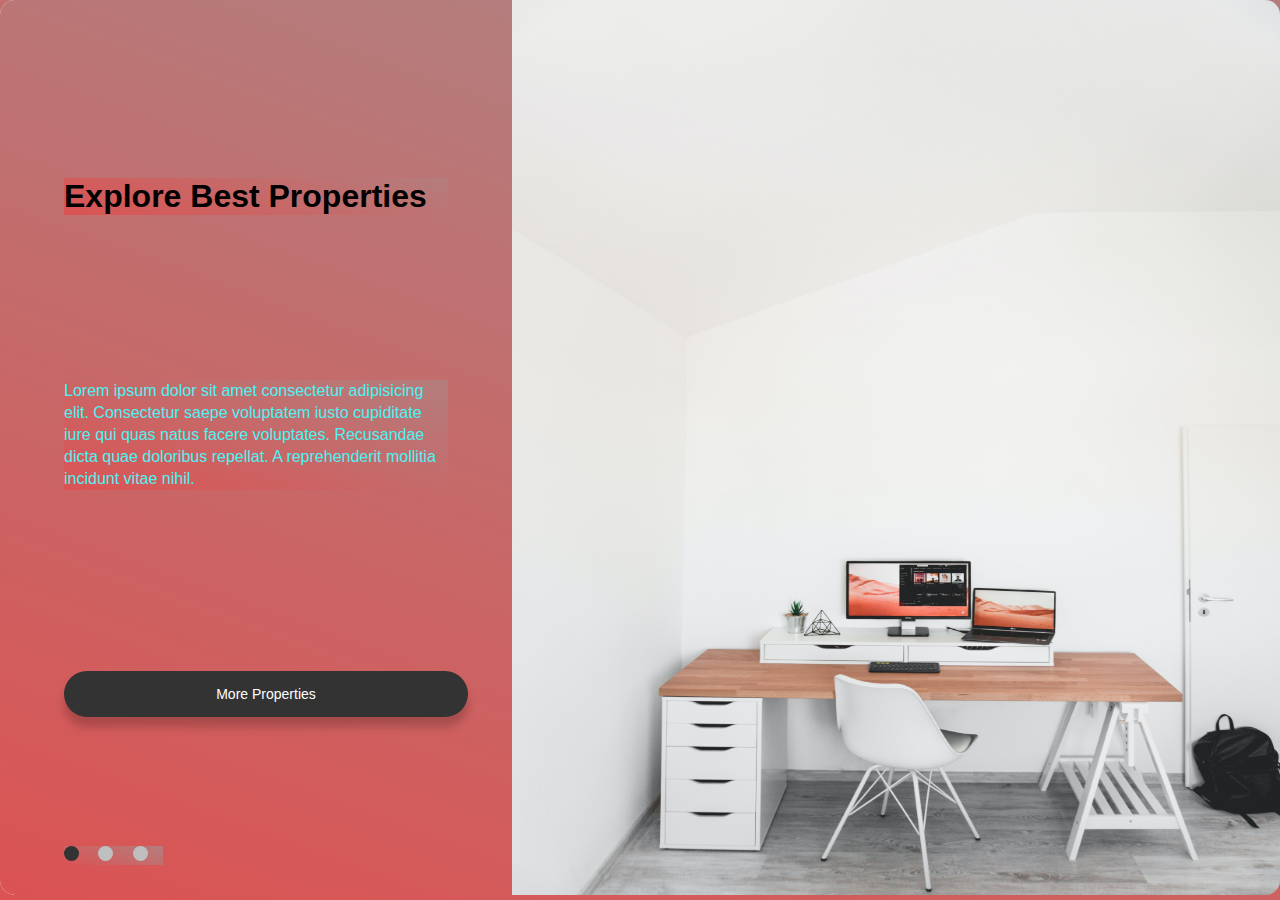
<file: Animated-Images-Website/index.html>
<html lang="en">
  <head>
    <meta charset="UTF-8" />
    <meta http-equiv="X-UA-Compatible" content="IE=edge" />
    <meta name="viewport" content="width=device-width, initial-scale=1.0" />
    <title>Animated Images</title>
    <link rel="stylesheet" href="style.css" />
  </head>
  <body>
    <div class="container">
      <div class="row">
        <div class="col-1">
          <h1>Explore Best Properties</h1>
          <p>
            Lorem ipsum dolor sit amet consectetur adipisicing elit. Consectetur
            saepe voluptatem iusto cupiditate iure qui quas natus facere
            voluptates. Recusandae dicta quae doloribus repellat. A
            reprehenderit mollitia incidunt vitae nihil.
          </p>
          <button>More Properties</button>

          <ul>
            <li class="btn active"></li>
            <li class="btn"></li>
            <li class="btn"></li>
          </ul>
        </div>

        <div class="col-2">
          <img src="images/0.jpg" id="banner" />
        </div>
      </div>
    </div>

    <script src="script.js"></script>
  </body>
</html>
</file>
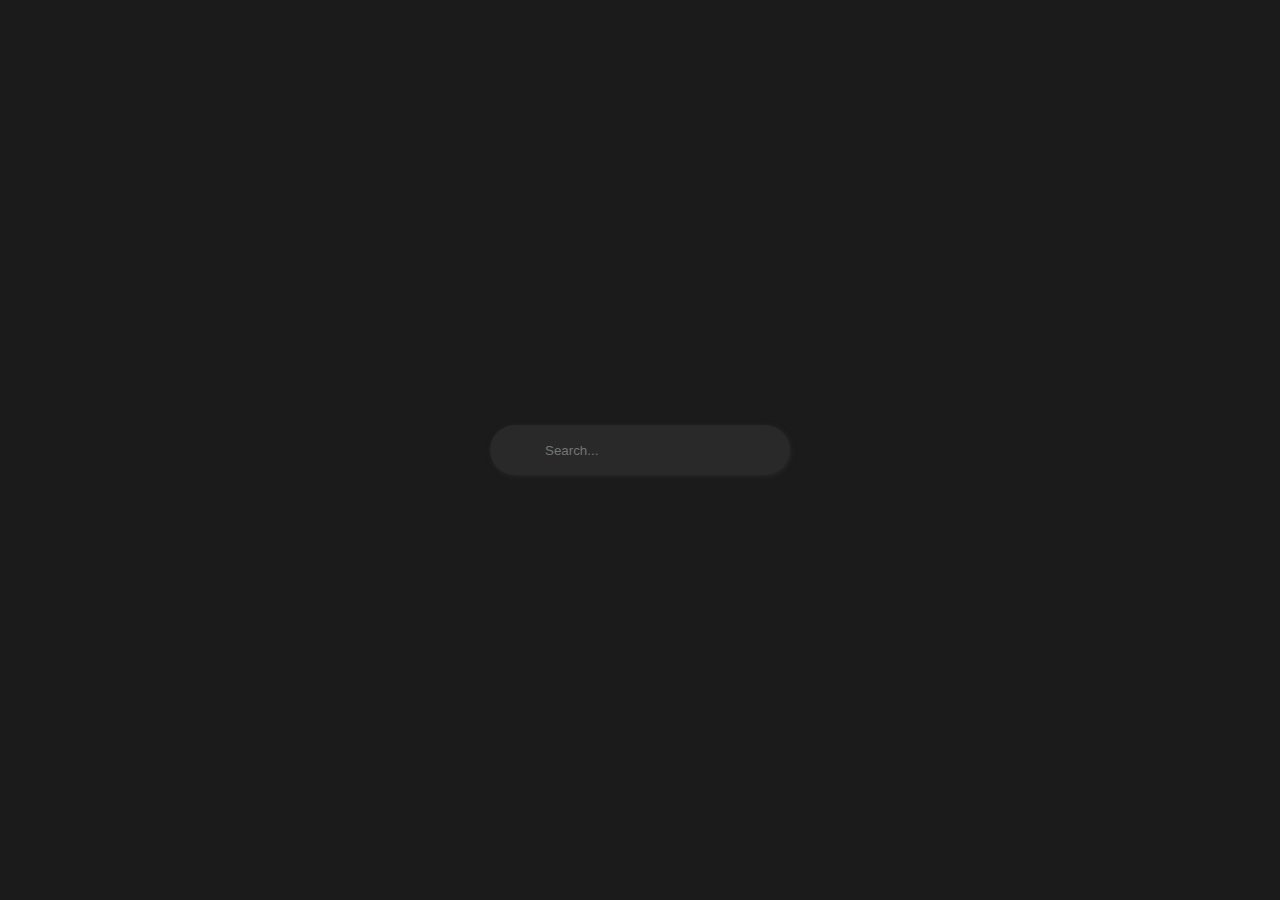
<file: Animated-search-bar/index.html>
<html lang="en">
  <head>
    <meta charset="UTF-8" />
    <meta http-equiv="X-UA-Compatible" content="IE=edge" />
    <meta name="viewport" content="width=device-width, initial-scale=1.0" />
    <title>Animated Search Bar</title>
    <link
      rel="stylesheet"
      href="https://cdnjs.cloudflare.com/ajax/libs/font-awesome/6.1.1/css/all.min.css"
      integrity="sha512-KfkfwYDsLkIlwQp6LFnl8zNdLGxu9YAA1QvwINks4PhcElQSvqcyVLLD9aMhXd13uQjoXtEKNosOWaZqXgel0g=="
      crossorigin="anonymous"
      referrerpolicy="no-referrer"
    />
    <link rel="stylesheet" href="style.css" />
  </head>
  <body>
    <div class="container">
      <i class="fa-solid fa-magnifying-glass magnifier"> </i>
      <input type="text" class="input" placeholder="Search..." />
      <i class="fa-solid fa-microphone mic-icon"></i>
    </div>

    <script src="app.js"></script>
  </body>
</html>
</file>
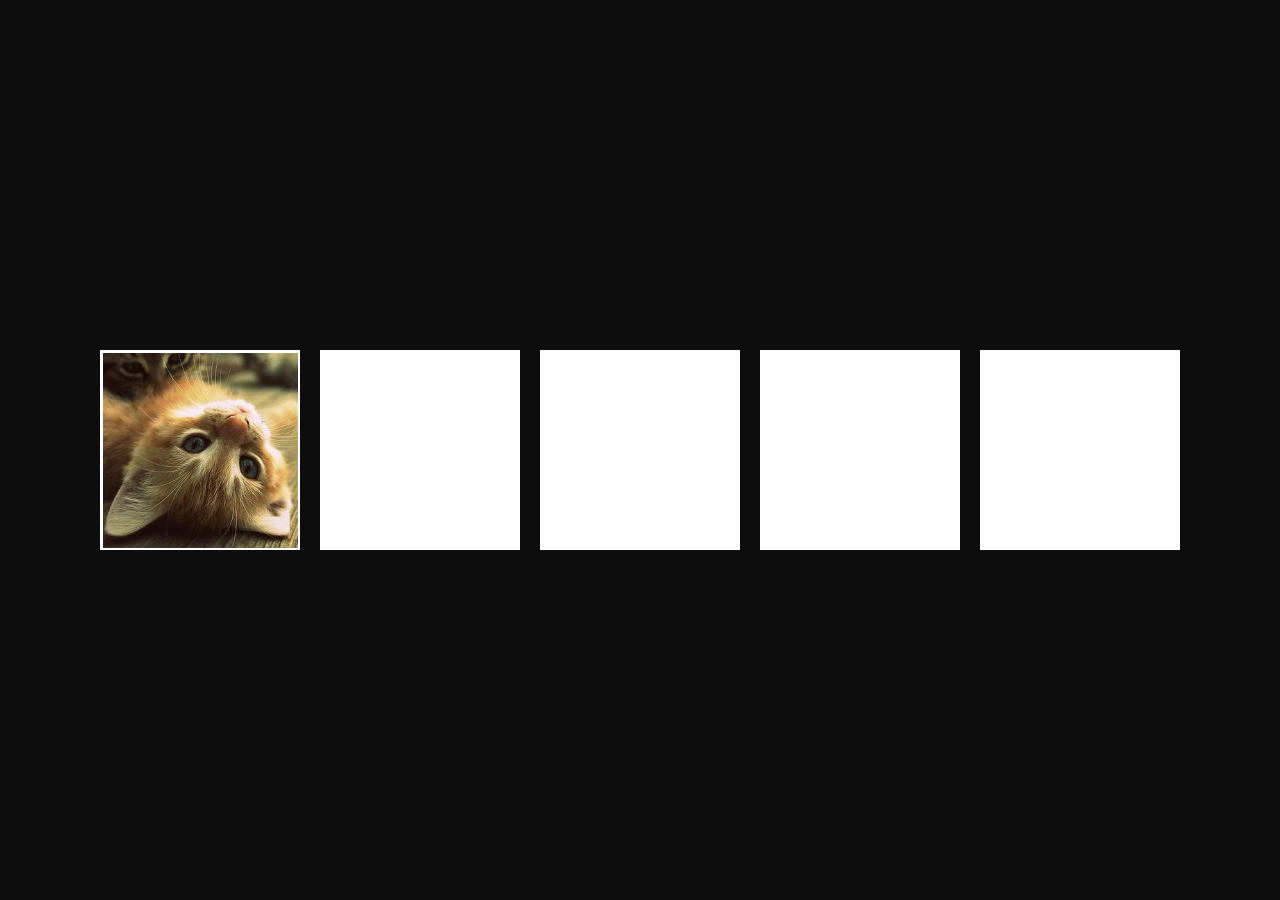
<file: drag-n-drop/index.html>
<html lang="en">
  <head>
    <meta charset="UTF-8" />
    <meta http-equiv="X-UA-Compatible" content="IE=edge" />
    <meta name="viewport" content="width=device-width, initial-scale=1.0" />
    <title>Drag n Drop</title>
    <link rel="stylesheet" href="style.css" />
  </head>
  <body>
    <div class="empty">
      <div class="fill" draggable="true"></div>
    </div>

    <div class="empty"></div>
    <div class="empty"></div>
    <div class="empty"></div>
    <div class="empty"></div>

    <script src="app.js"></script>
  </body>
</html>
</file>
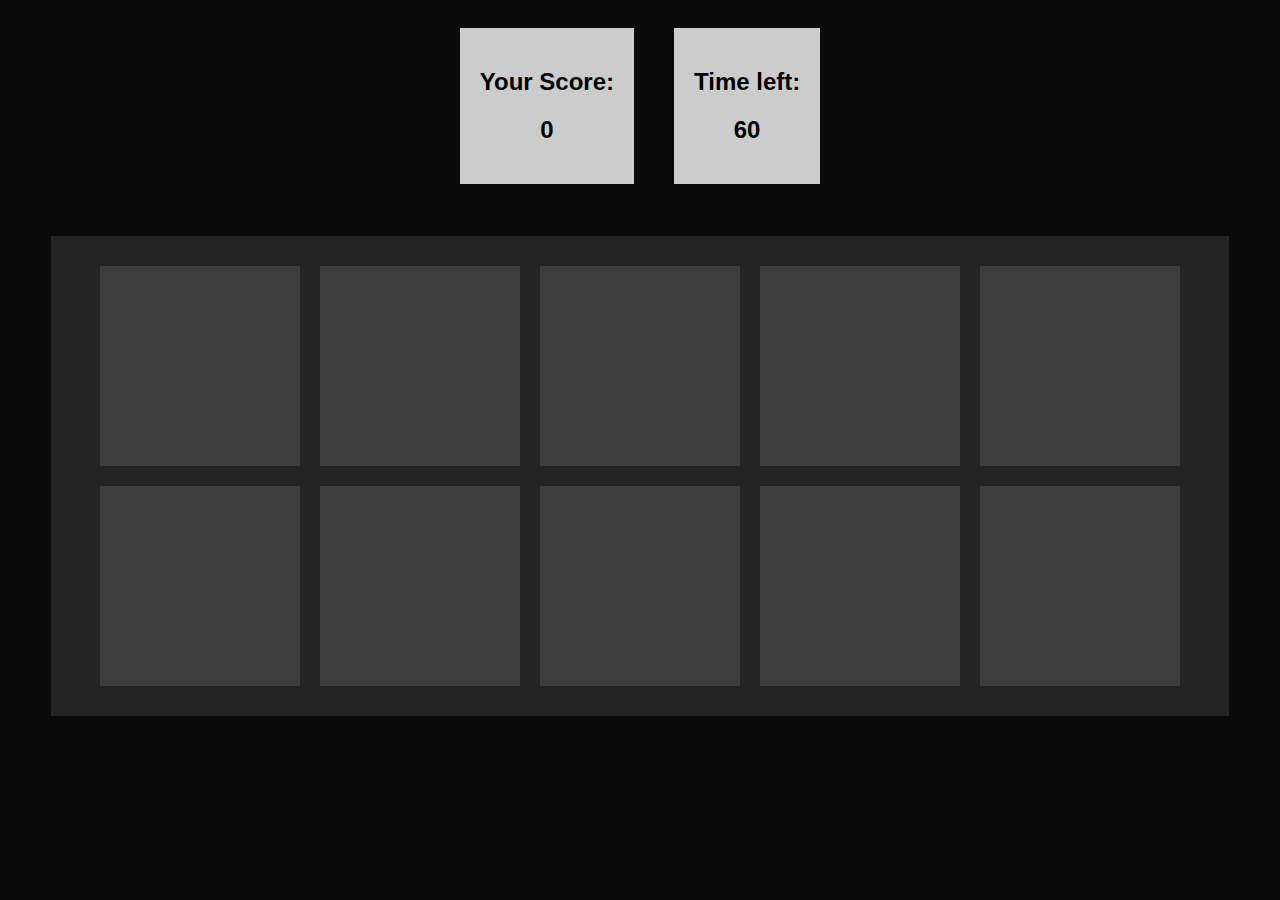
<file: Emoji-Catcher-Game/index.html>
<html lang="en">
  <head>
    <meta charset="UTF-8" />
    <meta http-equiv="X-UA-Compatible" content="IE=edge" />
    <meta name="viewport" content="width=device-width, initial-scale=1.0" />
    <title>Emoji Catcher Game</title>
    <link rel="stylesheet" href="style.css" />
  </head>
  <body>
    <div class="scores-container">
      <div class="total-score">
        <h2>Your Score:</h2>
        <h2 id="score">0</h2>
      </div>

      <div class="time">
        <h2>Time left:</h2>
        <h2 id="time-left">60</h2>
      </div>
    </div>

    <div class="grid-container">
      <div class="grid">
        <div class="square" id="1"></div>
        <div class="square" id="2"></div>
        <div class="square" id="3"></div>
        <div class="square" id="4"></div>
        <div class="square" id="5"></div>
        <div class="square" id="6"></div>
        <div class="square" id="7"></div>
        <div class="square" id="8"></div>
        <div class="square" id="9"></div>
        <div class="square" id="10"></div>
      </div>
    </div>

    <script src="app.js"></script>
  </body>
</html>
</file>
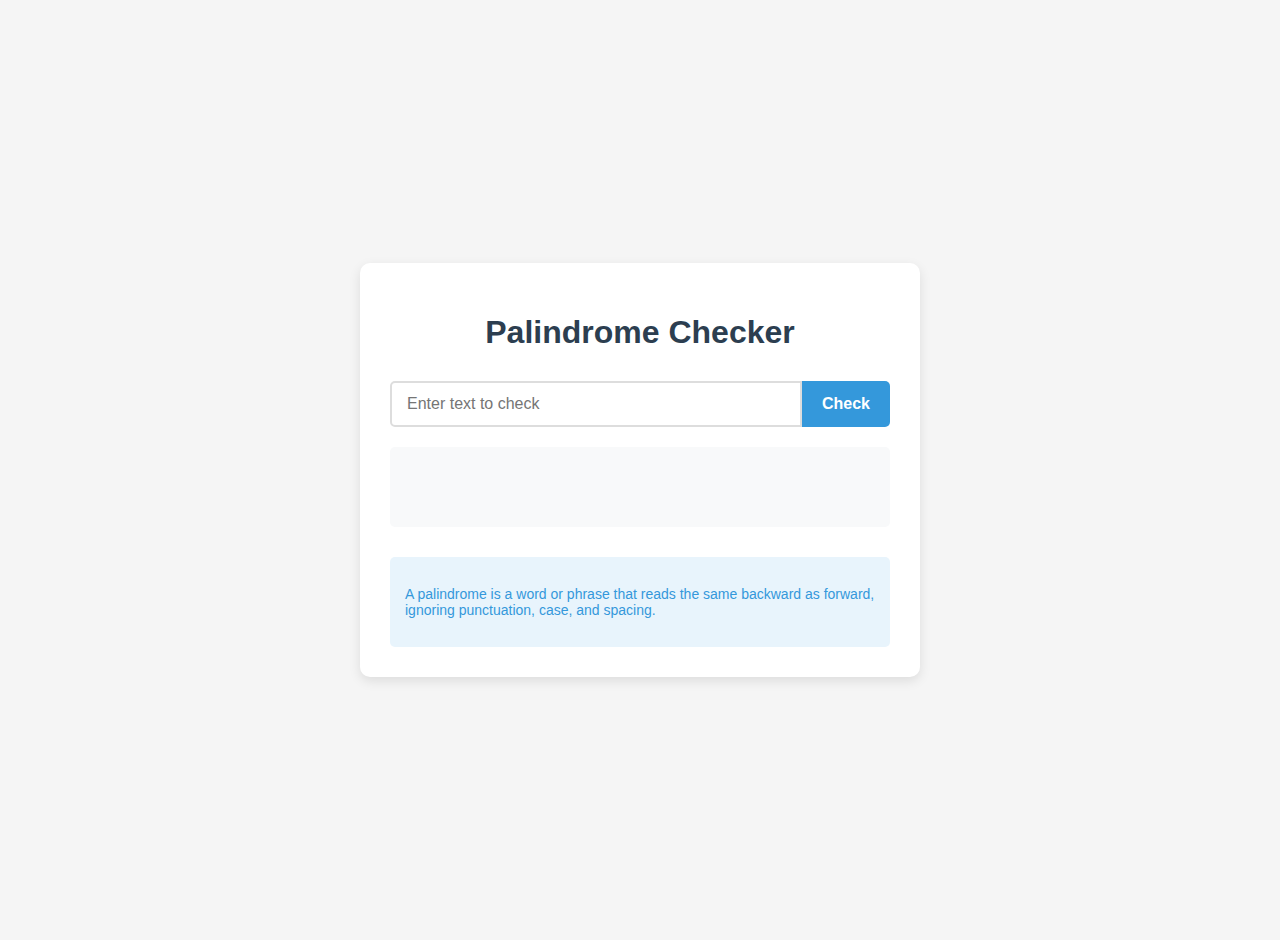
<file: Palindrom-checker/index.html>
<!DOCTYPE html>
<html lang="en">
<head>
    <meta charset="UTF-8">
    <meta name="viewport" content="width=device-width, initial-scale=1.0">
    <title>Palindrome Checker</title>
    <link rel="stylesheet" href="style.css">
</head>
<body>
    <div class="container">
        <h1>Palindrome Checker</h1>
        <div class="input-group">
            <input id="text-input" type="text" placeholder="Enter text to check">
            <button id="check-btn">Check</button>
        </div>
        <div id="result"></div>
        <div class="info">
            <p>A palindrome is a word or phrase that reads the same backward as forward, ignoring punctuation, case, and spacing.</p>
        </div>
    </div>

    <script src="script.js"></script>
</body>
</html>
</file>
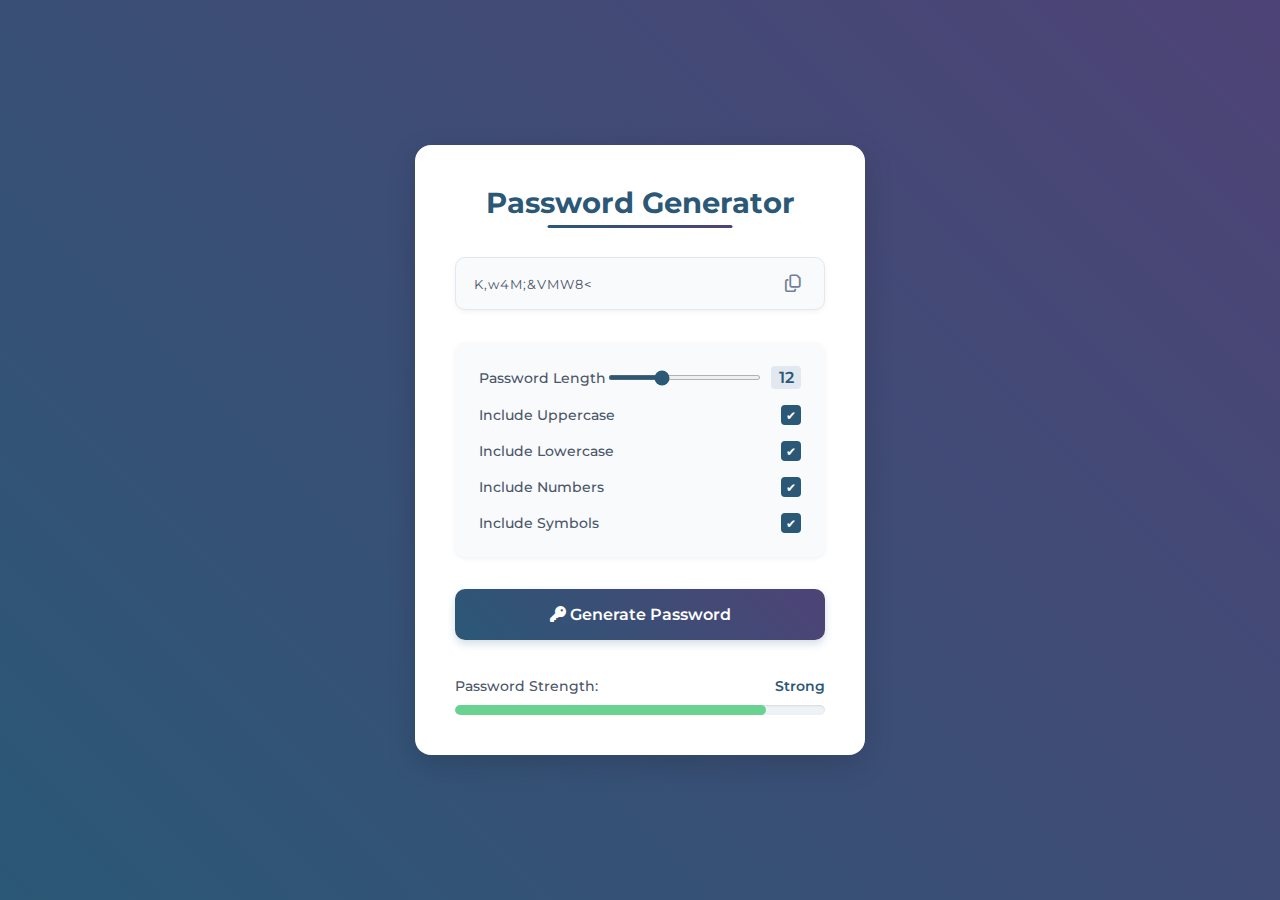
<file: password-generator/index.html>
<!DOCTYPE html>
<html lang="en">
  <head>
    <meta charset="UTF-8" />
    <meta name="viewport" content="width=device-width, initial-scale=1.0" />
    <title>Password Generator</title>
    <link rel="stylesheet" href="style.css" />
    <link
      rel="stylesheet"
      href="https://cdnjs.cloudflare.com/ajax/libs/font-awesome/6.7.2/css/all.min.css"
      integrity="sha512-Evv84Mr4kqVGRNSgIGL/F/aIDqQb7xQ2vcrdIwxfjThSH8CSR7PBEakCr51Ck+w+/U6swU2Im1vVX0SVk9ABhg=="
      crossorigin="anonymous"
      referrerpolicy="no-referrer"
    />
  </head>
  <body>
    <div class="container">
      <h1>Password Generator</h1>

      <!-- password container -->
      <div class="password-container">
        <input type="text" readonly id="password" />
        <i class="far fa-copy" id="copy-btn" title="Copy to clipboard"></i>
      </div>

      <!-- options -->
      <div class="options">
        <!-- password length -->
        <div class="option">
          <label for="length">Password Length</label>
          <div class="range-container">
            <input type="range" id="length" min="6" max="24" value="12" />
            <span id="length-value">12</span>
          </div>
        </div>
        <!-- include uppercase -->
        <div class="option">
          <label for="uppercase">Include Uppercase</label>
          <input type="checkbox" id="uppercase" checked />
        </div>
        <!-- include lowercase -->
        <div class="option">
          <label for="lowercase">Include Lowercase</label>
          <input type="checkbox" id="lowercase" checked />
        </div>
        <!-- include numbers -->
        <div class="option">
          <label for="numbers">Include Numbers</label>
          <input type="checkbox" id="numbers" checked />
        </div>
        <!-- include symbols -->
        <div class="option">
          <label for="symbols">Include Symbols</label>
          <input type="checkbox" id="symbols" checked />
        </div>
      </div>

      <button id="generate-btn">
        <i class="fas fa-key"></i>
        Generate Password
      </button>

      <div class="strength-container">
        <p>Password Strength: <span id="strength-label">Medium</span></p>

        <div class="strength-meter">
          <div class="strength-bar"></div>
        </div>
      </div>
    </div>

    <script src="script.js"></script>
  </body>
</html>
</file>
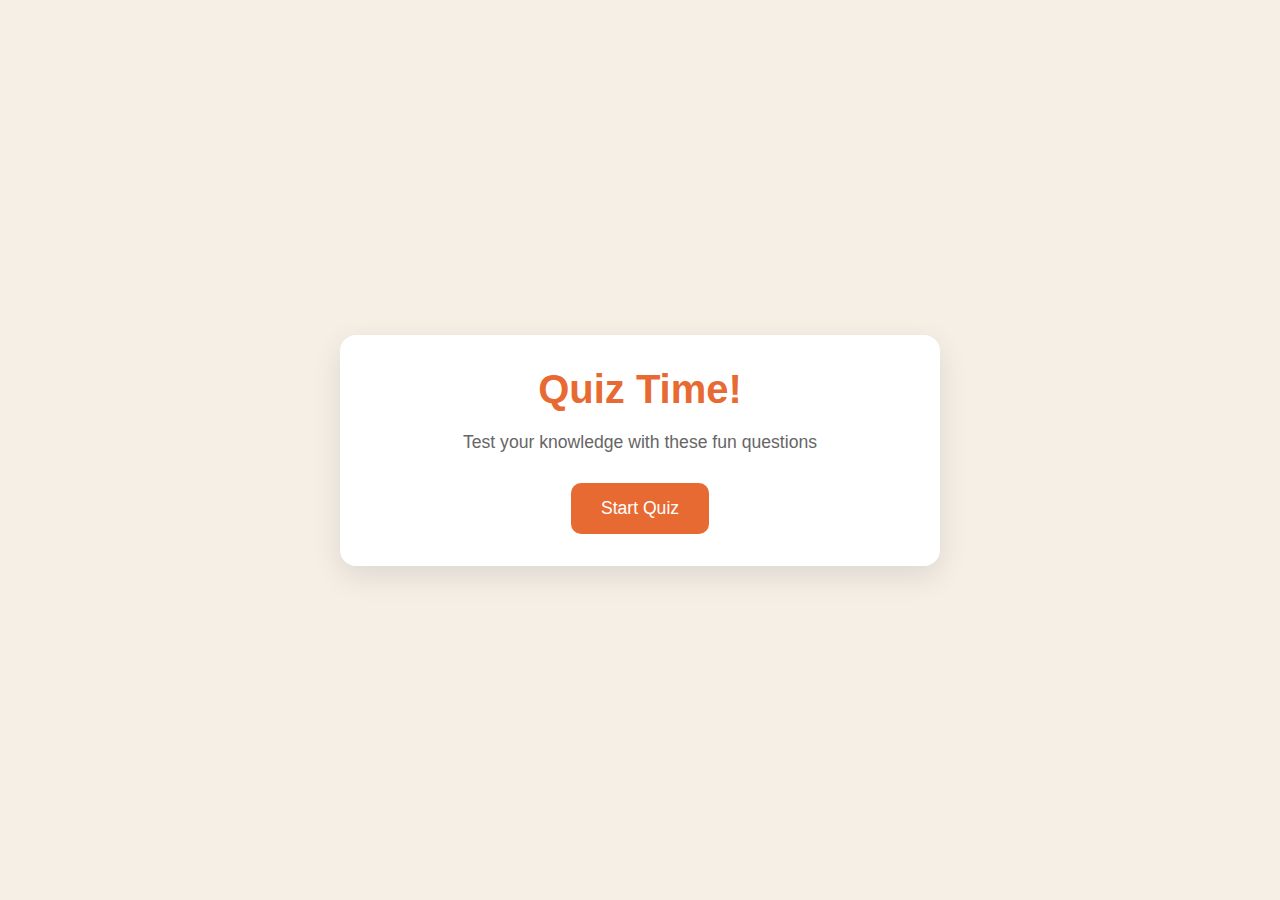
<file: quiz-game/index.html>
<!DOCTYPE html>
<html lang="en">
  <head>
    <meta charset="UTF-8" />
    <meta name="viewport" content="width=device-width, initial-scale=1.0" />
    <title>Quiz Game</title>
    <link rel="stylesheet" href="style.css" />
  </head>
  <body>
    <div class="container">
      <div class="screen active" id="start-screen">
        <h1>Quiz Time!</h1>
        <p>Test your knowledge with these fun questions</p>
        <button id="start-btn">Start Quiz</button>
      </div>

      <div class="screen" id="quiz-screen">
        <div class="quiz-header">
          <h2 id="question-text">Question goes here</h2>
          <div class="quiz-info">
            <p>
              Question <span id="current-question">1</span> of <span id="total-questions">5</span>
            </p>

            <p>Score: <span id="score">0</span></p>
          </div>
        </div>

        <div id="answers-container" class="answers-container">
          <!-- Answer buttons will be insterted here from our js code later at some point -->
        </div>

        <div class="progress-bar">
          <div id="progress" class="progress"></div>
        </div>
      </div>

      <div id="result-screen" class="screen">
        <h1>Quiz Results</h1>
        <div class="result-info">
          <p>You scored <span id="final-score">0</span> out of <span id="max-score">5</span></p>

          <div id="result-message">Good job!</div>
        </div>
        <button id="restart-btn">Restart Quiz</button>
      </div>
    </div>

    <script src="script.js"></script>
  </body>
</html>
</file>
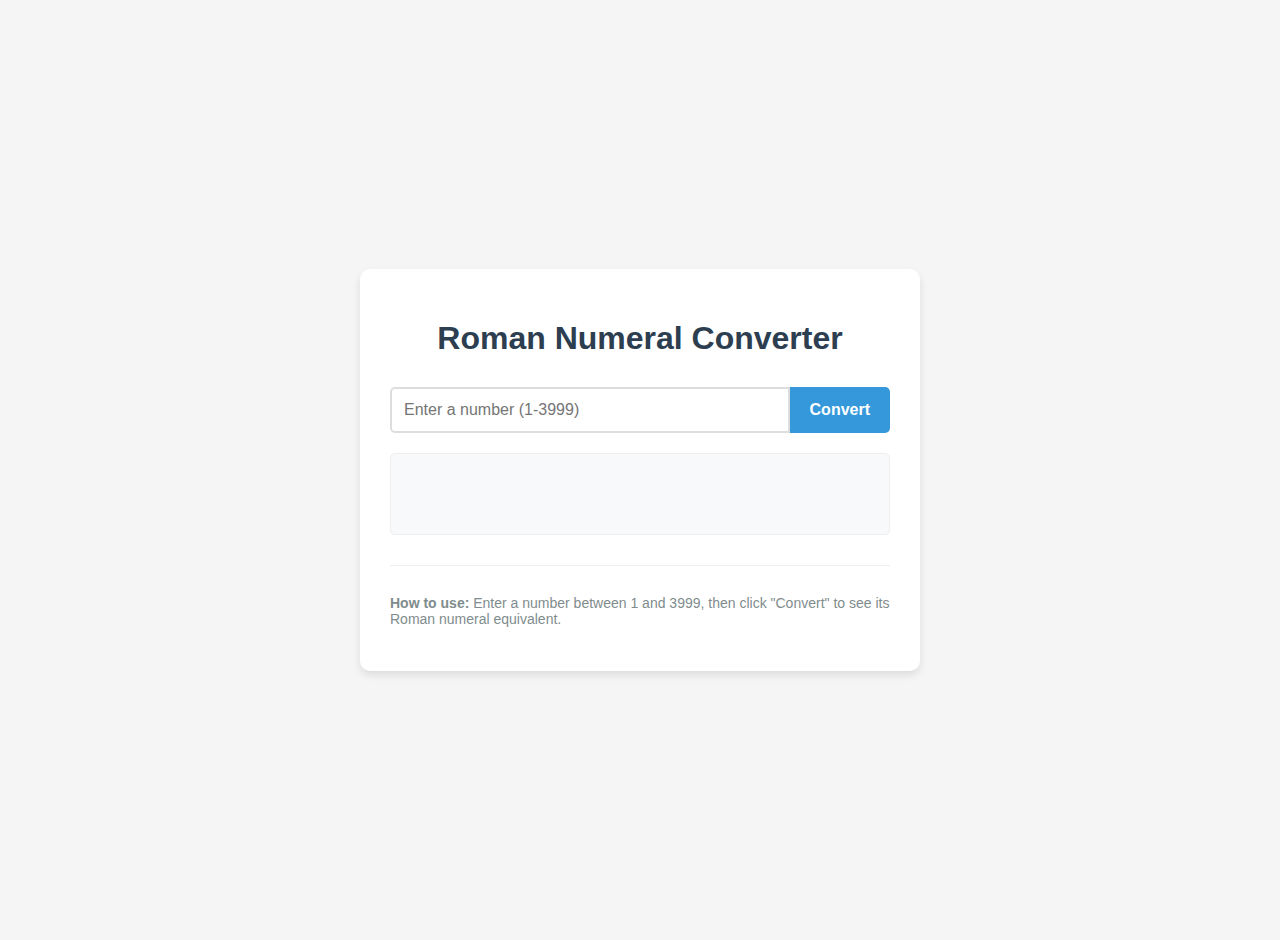
<file: Roman-numeral-converter/index.html>
<!DOCTYPE html>
<html lang="en">
<head>
    <meta charset="UTF-8">
    <meta name="viewport" content="width=device-width, initial-scale=1.0">
    <title>Roman Numeral Converter</title>
    <link rel="stylesheet" href="styles.css">
</head>
<body>
    <div class="container">
        <h1>Roman Numeral Converter</h1>
        <div class="input-group">
            <input type="text" id="number" placeholder="Enter a number (1-3999)">
            <button id="convert-btn">Convert</button>
        </div>
        <div id="output"></div>
        <div class="instructions">
            <p><strong>How to use:</strong> Enter a number between 1 and 3999, then click "Convert" to see its Roman numeral equivalent.</p>
        </div>
    </div>

    <script src="script.js"></script>
</body>
</html>
</file>
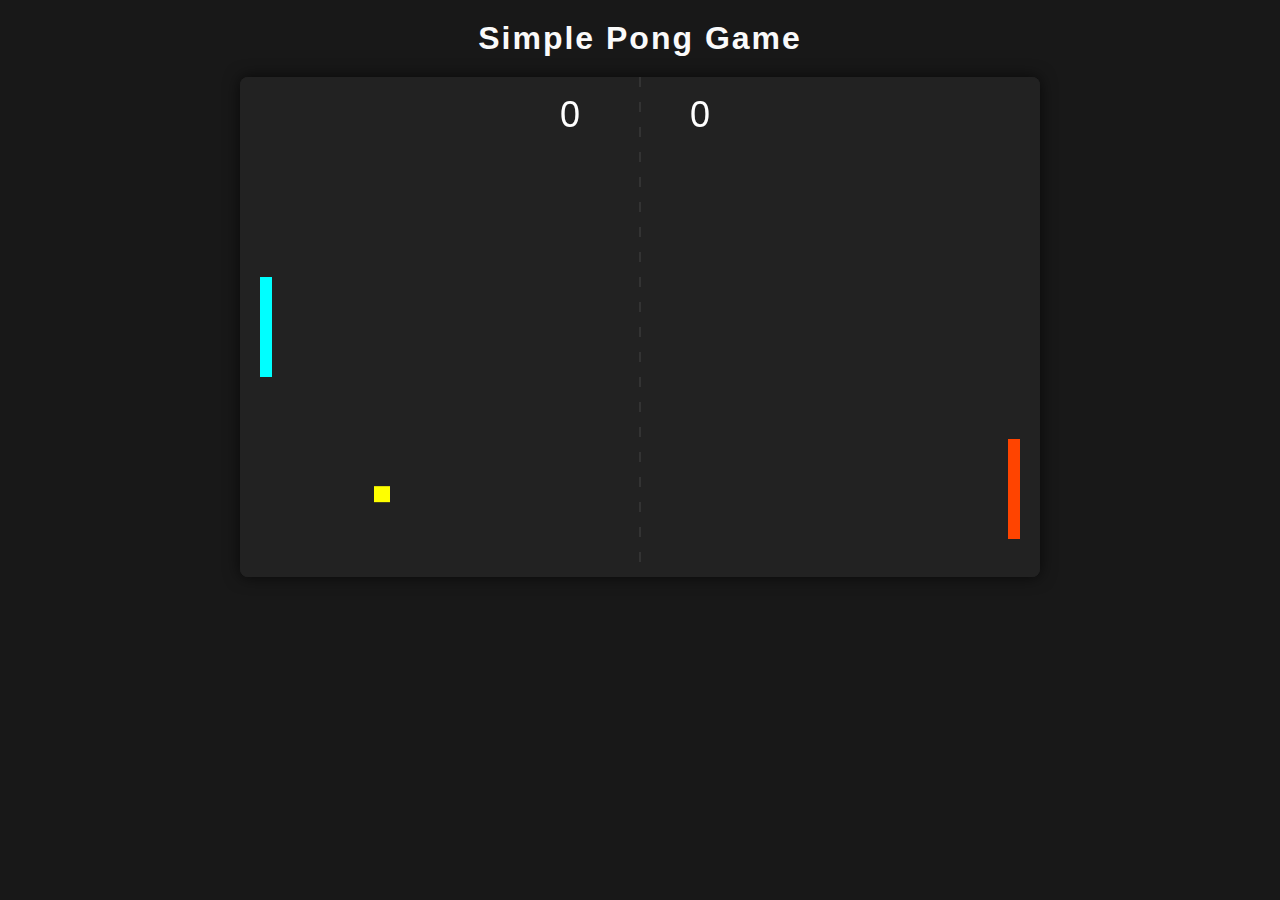
<file: Simple-Pong-game/index.html>
<!DOCTYPE html>
<html lang="en">
<head>
    <meta charset="UTF-8">
    <title>Simple Pong Game</title>
    <link rel="stylesheet" href="style.css">
</head>
<body>
    <h1>Simple Pong Game</h1>
    <canvas id="pong" width="800" height="500"></canvas>
    <script src="script.js"></script>
</body>
</html>
</file>
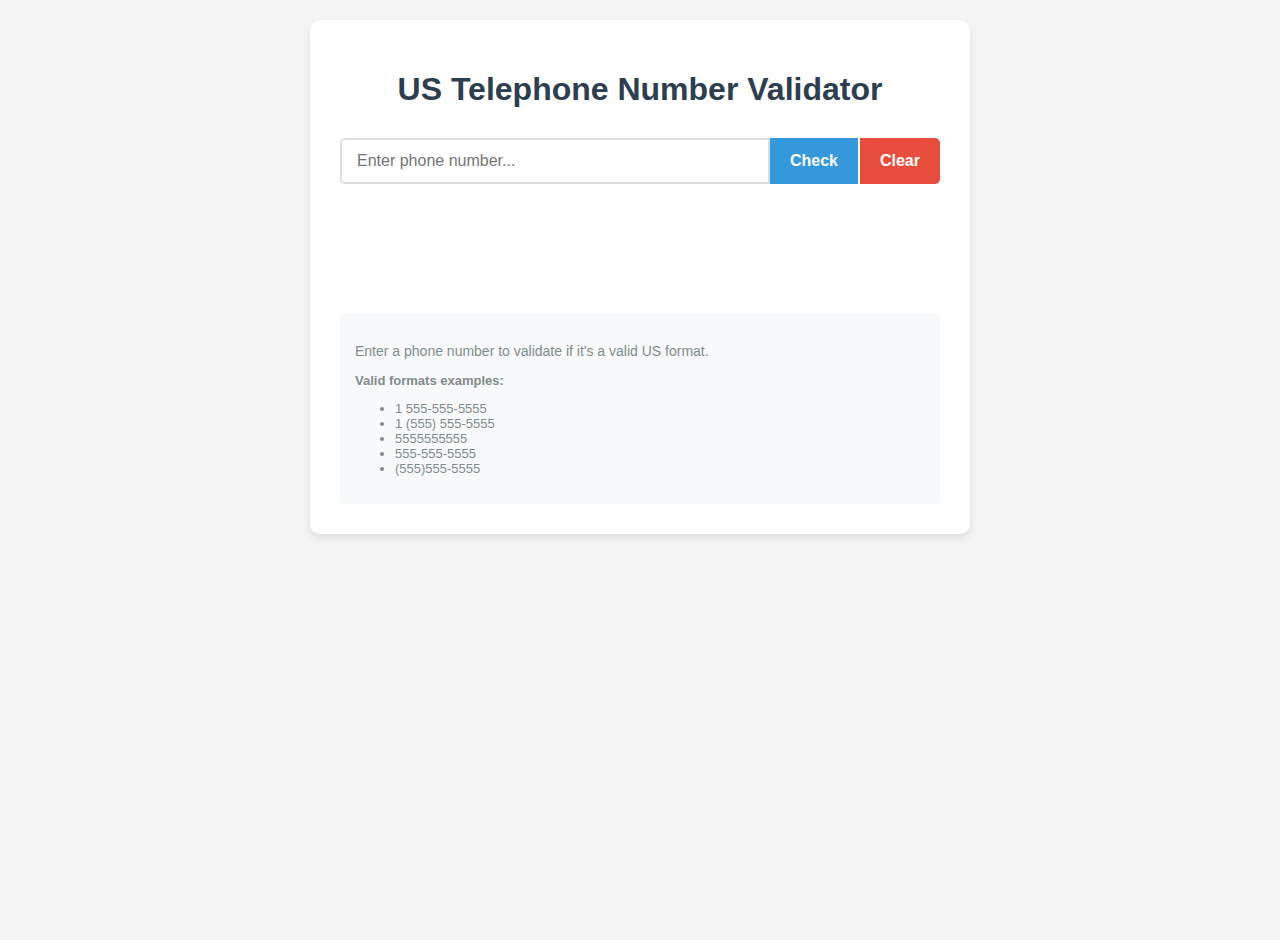
<file: Telephone-number-validator/index.html>
<!DOCTYPE html>
<html lang="en">
<head>
    <meta charset="UTF-8">
    <meta name="viewport" content="width=device-width, initial-scale=1.0">
    <title>US Telephone Number Validator</title>
    <link rel="stylesheet" href="styles.css">
</head>
<body>
    <div class="container">
        <h1>US Telephone Number Validator</h1>
        
        <div class="input-group">
            <input type="text" id="user-input" placeholder="Enter phone number...">
            <button id="check-btn">Check</button>
            <button id="clear-btn">Clear</button>
        </div>
        
        <div id="results-div"></div>
        
        <div class="instructions">
            <p>Enter a phone number to validate if it's a valid US format.</p>
            <div class="examples">
                <p><strong>Valid formats examples:</strong></p>
                <ul>
                    <li>1 555-555-5555</li>
                    <li>1 (555) 555-5555</li>
                    <li>5555555555</li>
                    <li>555-555-5555</li>
                    <li>(555)555-5555</li>
                </ul>
            </div>
        </div>
    </div>

    <script src="script.js"></script>
</body>
</html>
</file>
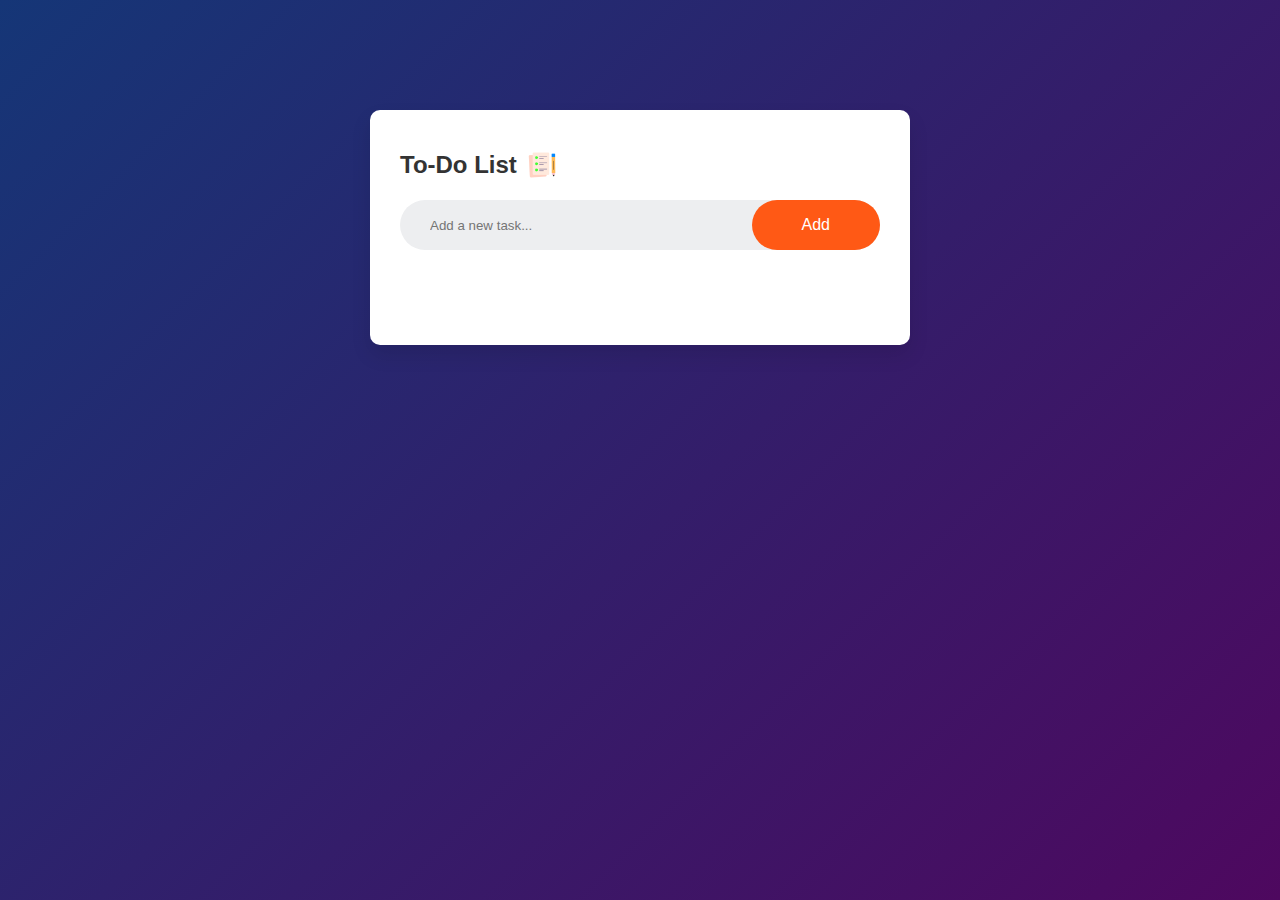
<file: To-do-list/index.html>
<!DOCTYPE html>
<html lang="en">
<head>
    <meta charset="UTF-8">
    <meta name="viewport" content="width=device-width, initial-scale=1.0">
    <title>To do list App</title>
    <link rel="stylesheet" href="style.css">
</head>
<body>
    <div class="container">
        <div class="todo-app">
            <h2>To-Do List <img src="images/icon.png" alt=""></h2>
            <div class="row">
                <input type="text"  id="input-box" placeholder="Add a new task...">
                <button onclick="addTask()">Add</button>
            </div>
            <ul id="list-container">
                <!-- <li class="checked">Task 1</li>
                <li>Task 2</li>
                <li>Task 3</li> -->
            </ul>
        </div>
    </div>
    <script src="script.js"></script>
</body>
</html>
</file>
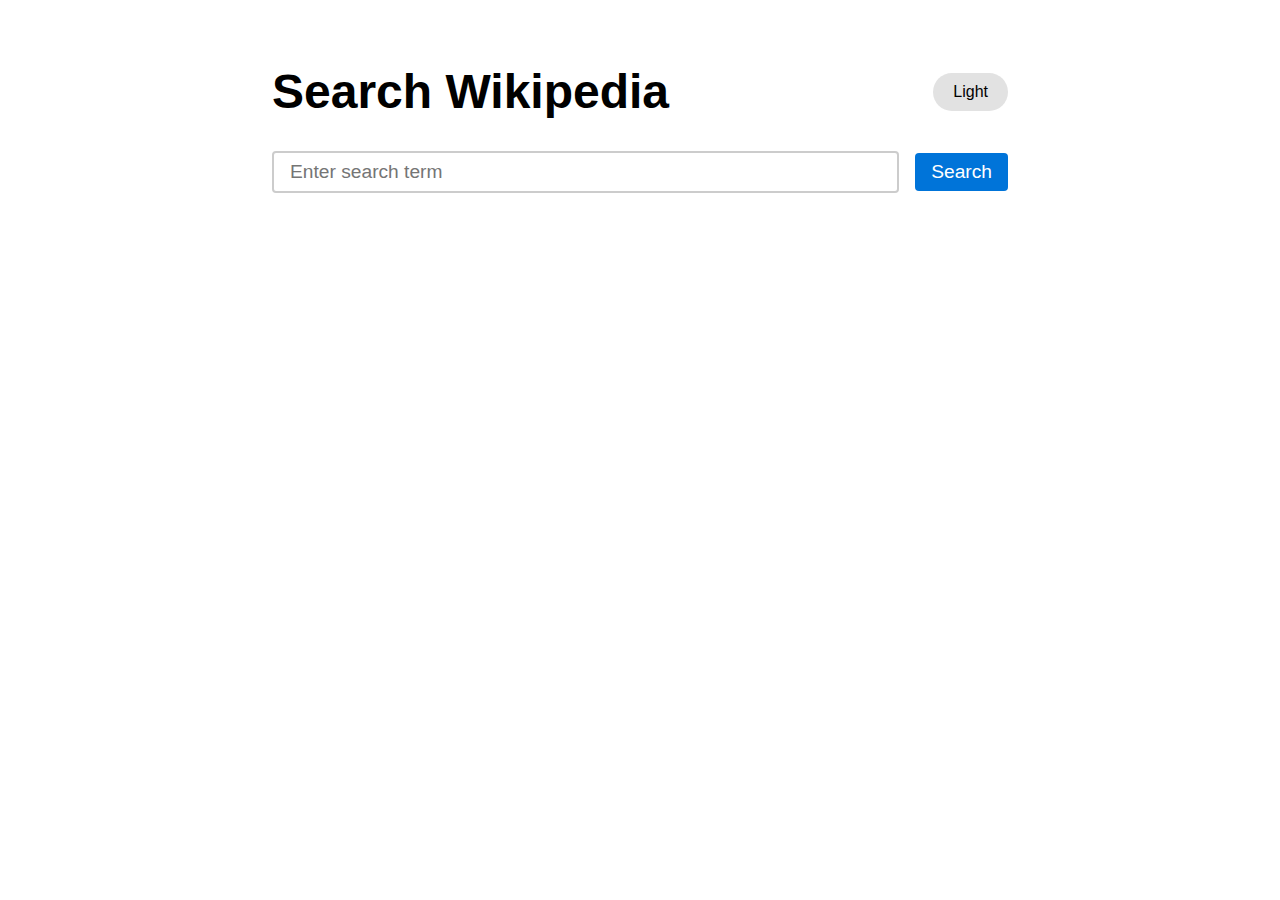
<file: Wikipedia-Clone/index.html>
<html lang="en">
  <head>
    <meta charset="UTF-8" />
    <meta name="viewport" content="width=device-width, initial-scale=1.0" />
    <title>Wiki Clone</title>
    <link rel="stylesheet" href="style.css" />
  </head>
  <body>
    <div class="container">
      <div class="header-container">
        <h1>Search Wikipedia</h1>
        <span id="theme-toggler">Light</span>
      </div>

      <form id="search-form">
        <input type="text" id="search-input" placeholder="Enter search term" />
        <button type="submit">Search</button>
      </form>

      <div id="search-results"></div>
    </div>

    <script src="app.js"></script>
  </body>
</html>
</file>
<file: Animated-Images-Website/style.css>
* {
  padding: 0;
  margin: 0;
  box-sizing: border-box;
  font-family: sans-serif;
  background: linear-gradient(200deg, #b47d7d, #db5353);
}

button {
  margin-right: -20px;
  padding: 15px 40px;
  border: 0;
  outline: none;
  border-radius: 25px;
  background: #333;
  color: #fff;
  font-size: 14px;
  cursor: pointer;
  box-shadow: 0 10px 10px rgba(0, 0, 0, 0.2);
}

.row {
  width: 100%;
  display: flex;
  justify-content: space-between;
  background: #fff;
  border-radius: 15px;
  overflow: hidden;
}

.col-1 .col2 {
  overflow: hidden;
}

.col-1 {
  display: flex;
  flex-direction: column;
  justify-content: space-around;
}

.col-2 img {
  width: 48rem;
  height: 100vh;
  margin-bottom: -5px;
}

.col-1 {
  padding: 8% 5%;
  position: relative;
}

.col-1 p {
  color: #4cf3f3;
  line-height: 22px;
  margin: 15px 0 30px;
  max-width: 500px;
}

ul {
  position: absolute;
  bottom: 30px;
}

ul li {
  list-style: none;
  width: 15px;
  height: 15px;
  display: inline-block;
  background: #bfbfbf;
  border-radius: 50%;
  margin-right: 15px;
  cursor: pointer;
}

ul .active {
  background: #333;
}

/* JavaScript */
.zoom {
  animation: zoom 1s;
}

@keyframes zoom {
  0% {
    transform: scale(1.2);
  }
  100% {
    transform: scale(1);
  }
}
</file>
<file: Animated-search-bar/style.css>
* {
  margin: 0;
  padding: 0;
  box-sizing: border-box;
  font-family: sans-serif;
}

body {
  height: 100vh;
  margin: 0;
  display: flex;
  justify-content: center;
  align-items: center;
  background: #1b1b1b;
}

.container {
  display: flex;
  align-items: center;
  background: #292929;
  padding: 5px;
  width: 300px;
  height: 50px;
  border-radius: 50px;
  box-shadow: 1px 1px 5px #292929;
  margin: 10px;
  position: relative;
  transition: width 1.5s;
}

.input {
  margin: 10px 50px;
  width: 100%;
  color: #fff;
  border: none;
  background: transparent;
  outline: none;
  transition-delay: 0.5s;
}

.magnifier {
  position: absolute;
  left: 15px;
  width: 25px;
  text-align: center;
  margin: 0 auto;
  cursor: pointer;
  color: #ffa31a;
}

.mic-icon {
  position: absolute;
  right: 10px;
  width: 30px;
  transition: width 0.4s;
  transition-delay: 0.5s;
  color: #ffa31a;
}

/* JavaScript */
.active.container {
  width: 50px;
  display: flex;
}

.active .input {
  width: 0;
}

.active .mic-icon {
  width: 0;
}

.hidden {
  visibility: hidden;
}
</file>
<file: drag-n-drop/style.css>
* {
  box-sizing: border-box;
}

body {
  background-color: rgb(14, 13, 13);
  display: flex;
  justify-content: center;
  align-items: center;
  height: 100vh;
  overflow: hidden;
  margin: 0;
}

.empty {
  height: 200px;
  width: 200px;
  margin: 10px;
  border: 3px solid white;
  background: white;
}

.fill {
  /* background-image: url("http://source.unsplash.com/random/200x200"); */
  background-image: url("relaxing-cat.jpg");
  background-position: center;
  background-size: cover;
  height: 195px;
  width: 195px;
  cursor: pointer;
}

/* JavaScript */
.hovered {
  background-color: green;
  border: 3px dashed white;
}

@media (max-width: 800px) {
  body {
    flex-direction: column;
  }
}
</file>
<file: Emoji-Catcher-Game/style.css>
body {
  background: rgb(10, 10, 10);
  color: #fff;
  font-family: sans-serif;
}

.scores-container {
  display: flex;
  justify-content: center;
  align-items: center;
}

.total-score {
  margin-right: 20px;
  margin: 20px;
  text-align: center;
  background: #ccc;
  padding: 20px;
  color: #000;
}

.time {
  margin-right: 20px;
  margin: 20px;
  text-align: center;
  background: #ccc;
  padding: 20px;
  color: #000;
}

.grid-container {
  display: flex;
  justify-content: center;
  align-items: center;
}

.grid {
  width: 90%;
  height: 90%;
  display: flex;
  flex-wrap: wrap;
  justify-content: center;
  align-items: center;
  background-color: rgb(36, 36, 36);
  margin-top: 2rem;
  padding: 20px;
}

.square {
  height: 200px;
  width: 200px;
  margin: 10px;
  background: rgb(61, 61, 61);
}

/* JavaScript */
.emoji {
  background-image: url("https://i.guim.co.uk/img/media/a1b7129c950433c9919f5670c92ef83aa1c682d9/55_344_1971_1183/master/1971.jpg?width=1200&height=900&quality=85&auto=format&fit=crop&s=88ba2531f114b9b58b9cb2d8e723abe1");
  background-position: center;
  background-size: cover;
}
</file>
<file: Palindrom-checker/style.css>
body {
            font-family: 'Segoe UI', Tahoma, Geneva, Verdana, sans-serif;
            background-color: #f5f5f5;
            display: flex;
            justify-content: center;
            align-items: center;
            min-height: 100vh;
            margin: 0;
            padding: 20px;
            color: #333;
        }
        
        .container {
            background-color: white;
            border-radius: 10px;
            box-shadow: 0 4px 12px rgba(0, 0, 0, 0.1);
            padding: 30px;
            width: 100%;
            max-width: 500px;
        }
        
        h1 {
            text-align: center;
            color: #2c3e50;
            margin-bottom: 30px;
        }
        
        .input-group {
            display: flex;
            margin-bottom: 20px;
        }
        
        #text-input {
            flex: 1;
            padding: 12px 15px;
            border: 2px solid #ddd;
            border-radius: 5px 0 0 5px;
            font-size: 16px;
            outline: none;
            transition: border-color 0.3s;
        }
        
        #text-input:focus {
            border-color: #3498db;
        }
        
        #check-btn {
            background-color: #3498db;
            color: white;
            border: none;
            padding: 12px 20px;
            border-radius: 0 5px 5px 0;
            cursor: pointer;
            font-size: 16px;
            font-weight: bold;
            transition: background-color 0.3s;
        }
        
        #check-btn:hover {
            background-color: #2980b9;
        }
        
        #result {
            padding: 15px;
            border-radius: 5px;
            background-color: #f8f9fa;
            min-height: 50px;
            display: flex;
            align-items: center;
            font-size: 18px;
            line-height: 1.5;
        }
        
        .palindrome {
            color: #27ae60;
        }
        
        .not-palindrome {
            color: #e74c3c;
        }
        
        .info {
            margin-top: 30px;
            padding: 15px;
            background-color: #e8f4fc;
            border-radius: 5px;
            font-size: 14px;
            color: #3498db;
        }
</file>
<file: password-generator/style.css>
@import url(https://fonts.googleapis.com/css?family=Montserrat:100,200,300,regular,500,600,700,800,900,100italic,200italic,300italic,italic,500italic,600italic,700italic,800italic,900italic);

:root {
  --primary-color: #2b5876;
  --secondary-color: #4e4376;
  --weak-color: #fc8181;
  --medium-color: #fbd38d;
  --strong-color: #68d391;
}

* {
  margin: 0;
  padding: 0;
  box-sizing: border-box;
  font-family: "Montserrat", sans-serif;
}

body {
  background: linear-gradient(45deg, var(--primary-color), var(--secondary-color));
  min-height: 100vh;
  display: flex;
  justify-content: center;
  align-items: center;
  color: #333;
  padding: 20px;
}

.container {
  background-color: #fff;
  padding: 2.5rem;
  border-radius: 1rem;
  box-shadow: 0 10px 30px rgba(0, 0, 0, 0.15);
  width: 90%;
  max-width: 450px;
}

h1 {
  text-align: center;
  margin-bottom: 1.8rem;
  color: var(--primary-color);
  font-size: 1.8rem;
  font-weight: 700;
  position: relative;
  padding-bottom: 0.5rem;
}

h1::after {
  content: "";
  position: absolute;
  bottom: 0;
  left: 50%;
  transform: translateX(-50%);
  width: 50%;
  height: 3px;
  background: linear-gradient(90deg, var(--primary-color), var(--secondary-color));
  border-radius: 2px;
}

.password-container {
  margin-bottom: 2rem;
  background-color: #f8fafc;
  border-radius: 10px;
  border: 1px solid #e2e8f0;
  overflow: hidden;
  box-shadow: 0 2px 5px rgba(0, 0, 0, 0.05);
  display: flex;
  align-items: center;
  justify-content: space-between;
  padding: 0 1rem 0 0;
}

#password {
  width: 100%;
  padding: 1.1rem;
  padding-right: 50px;
  border: none;
  background: transparent;
  color: #4a5568;
  letter-spacing: 1px;
  outline: none;
  border-radius: 10px;
}

#copy-btn {
  cursor: pointer;
  color: #718096;
  font-size: 1.1rem;
  width: 35px;
  height: 35px;
  display: flex;
  align-items: center;
  justify-content: center;
  border-radius: 50%;
}

#copy-btn:hover {
  color: var(--primary-color);
}

.options {
  margin-bottom: 2rem;
  background-color: #f8fafc;
  padding: 1.5rem;
  border-radius: 10px;
  box-shadow: 0 2px 5px rgba(0, 0, 0, 0.05);
}

.option {
  display: flex;
  justify-content: space-between;
  align-items: center;
  margin-bottom: 1rem;
}

.option:last-child {
  margin-bottom: 0;
}

.option label {
  font-size: 0.9rem;
  color: #4a5568;
  font-weight: 500;
}

.range-container {
  display: flex;
  align-items: center;
  gap: 10px;
  width: 60%;
}

input[type="range"] {
  accent-color: var(--primary-color);
  height: 5px;
  cursor: pointer;
  flex: 1;
}

input[type="checkbox"] {
  width: 20px;
  height: 20px;
  border: 2px solid var(--primary-color);
  appearance: none;
  border-radius: 4px;
  cursor: pointer;
  outline: none;
  position: relative;
  transition: all 0.3s;
}

input[type="checkbox"]:checked {
  background-color: var(--primary-color);
}

input[type="checkbox"]:checked::after {
  content: "\2714";
  position: absolute;
  color: white;
  left: 50%;
  top: 50%;
  transform: translate(-50%, -50%);
  font-size: 12px;
}

#length-value {
  font-weight: 600;
  color: var(--primary-color);
  width: 30px;
  text-align: center;
  background: #e2e8f0;
  border-radius: 4px;
  padding: 2px 5px;
}

button {
  width: 100%;
  padding: 1rem;
  background: linear-gradient(45deg, var(--primary-color), var(--secondary-color));
  color: white;
  border: none;
  border-radius: 10px;
  font-size: 1rem;
  font-weight: 600;
  cursor: pointer;
  transition: all 0.3s;
  margin-bottom: 1.5rem;
  box-shadow: 0 4px 8px rgba(43, 88, 118, 0.2);
}

button:hover {
  transform: translateY(-2px);
}

button:active {
  transform: translateY(0);
}

.strength-container {
  margin-top: 0.8rem;
}

.strength-container p {
  font-size: 0.9rem;
  color: #4a5568;
  margin-bottom: 0.6rem;
  display: flex;
  justify-content: space-between;
  font-weight: 500;
}

#strength-label {
  color: var(--primary-color);
  font-weight: 600;
}

.strength-meter {
  height: 10px;
  background-color: #edf2f7;
  border-radius: 5px;
  margin-top: 0.5rem;
  overflow: hidden;
  box-shadow: inset 0 1px 2px rgba(0, 0, 0, 0.1);
}

.strength-bar {
  height: 100%;
  width: 0;
  min-width: 5%;
  background-color: var(--weak-color);
  transition: all 0.3s ease;
  border-radius: 5px;
}

@media (max-width: 768px) {
  .container {
    width: 95%;
    padding: 1.8rem;
  }

  h1 {
    font-size: 1.6rem;
  }

  .option label {
    font-size: 0.9rem;
  }
}
</file>
<file: Roman-numeral-converter/styles.css>
body {
            font-family: 'Segoe UI', Tahoma, Geneva, Verdana, sans-serif;
            background-color: #f5f5f5;
            display: flex;
            flex-direction: column;
            align-items: center;
            justify-content: center;
            min-height: 100vh;
            margin: 0;
            padding: 20px;
            color: #333;
        }
        
        .container {
            background-color: white;
            border-radius: 10px;
            box-shadow: 0 4px 8px rgba(0, 0, 0, 0.1);
            padding: 30px;
            width: 100%;
            max-width: 500px;
            text-align: center;
        }
        
        h1 {
            color: #2c3e50;
            margin-bottom: 30px;
        }
        
        .input-group {
            display: flex;
            margin-bottom: 20px;
        }
        
        #number {
            flex: 1;
            padding: 12px;
            border: 2px solid #ddd;
            border-radius: 5px 0 0 5px;
            font-size: 16px;
            outline: none;
            transition: border-color 0.3s;
        }
        
        #number:focus {
            border-color: #3498db;
        }
        
        #convert-btn {
            background-color: #3498db;
            color: white;
            border: none;
            padding: 12px 20px;
            border-radius: 0 5px 5px 0;
            cursor: pointer;
            font-size: 16px;
            font-weight: bold;
            transition: background-color 0.3s;
        }
        
        #convert-btn:hover {
            background-color: #2980b9;
        }
        
        #output {
            margin-top: 20px;
            padding: 15px;
            border-radius: 5px;
            font-size: 18px;
            min-height: 50px;
            display: flex;
            align-items: center;
            justify-content: center;
            background-color: #f8f9fa;
            border: 1px solid #eee;
        }
        
        .error {
            color: #e74c3c;
            font-weight: bold;
        }
        
        .success {
            color: #27ae60;
            font-weight: bold;
            font-size: 24px;
        }
        
        .instructions {
            margin-top: 30px;
            font-size: 14px;
            color: #7f8c8d;
            text-align: left;
            border-top: 1px solid #eee;
            padding-top: 15px;
        }
</file>
<file: Simple-Pong-game/style.css>
body {
    background: #181818;
    color: #fafafa;
    font-family: Arial, sans-serif;
    text-align: center;
    margin: 0;
    padding: 0;
}

h1 {
    margin-top: 20px;
    margin-bottom: 10px;
    letter-spacing: 2px;
}

#pong {
    background: #222;
    display: block;
    margin: 20px auto;
    border-radius: 8px;
    box-shadow: 0 0 16px #000a;
}
</file>
<file: Telephone-number-validator/styles.css>
body {
            font-family: 'Segoe UI', Tahoma, Geneva, Verdana, sans-serif;
            background-color: #f5f5f5;
            margin: 0;
            padding: 20px;
            display: flex;
            flex-direction: column;
            align-items: center;
            min-height: 100vh;
        }
        
        .container {
            background-color: white;
            border-radius: 10px;
            box-shadow: 0 4px 8px rgba(0, 0, 0, 0.1);
            padding: 30px;
            width: 100%;
            max-width: 600px;
        }
        
        h1 {
            color: #2c3e50;
            text-align: center;
            margin-bottom: 30px;
        }
        
        .input-group {
            display: flex;
            margin-bottom: 20px;
        }
        
        #user-input {
            flex: 1;
            padding: 12px 15px;
            border: 2px solid #ddd;
            border-radius: 5px 0 0 5px;
            font-size: 16px;
            outline: none;
            transition: border-color 0.3s;
        }
        
        #user-input:focus {
            border-color: #3498db;
        }
        
        button {
            padding: 12px 20px;
            border: none;
            cursor: pointer;
            font-size: 16px;
            font-weight: bold;
            transition: background-color 0.3s;
        }
        
        #check-btn {
            background-color: #3498db;
            color: white;
        }
        
        #check-btn:hover {
            background-color: #2980b9;
        }
        
        #clear-btn {
            background-color: #e74c3c;
            color: white;
            border-radius: 0 5px 5px 0;
            margin-left: 2px;
        }
        
        #clear-btn:hover {
            background-color: #c0392b;
        }
        
        #results-div {
            margin-top: 20px;
            padding: 15px;
            border-radius: 5px;
            min-height: 50px;
            font-size: 18px;
        }
        
        .valid {
            color: #27ae60;
            background-color: #e8f8f0;
            border-left: 5px solid #27ae60;
        }
        
        .invalid {
            color: #e74c3c;
            background-color: #fdedec;
            border-left: 5px solid #e74c3c;
        }
        
        .instructions {
            margin-top: 30px;
            padding: 15px;
            background-color: #f8f9fa;
            border-radius: 5px;
            font-size: 14px;
            color: #7f8c8d;
        }
        
        .examples {
            margin-top: 10px;
            font-size: 13px;
        }
</file>
<file: To-do-list/style.css>
*{
    margin: 0;
    padding: 0;
    font-family: poppins, sans-serif;
    box-sizing: border-box;
}
.container{
    width: 100%;
    height: 100vh;
    background: linear-gradient(135deg, #153677, #4e085f);
    padding: 10px;

}
.todo-app{
    width: 100%;
    max-width: 540px;
    background: #fff;
    margin: 100px auto 20px;
    padding: 40px 30px 70px;
    border-radius: 10px;
    box-shadow: 0 10px 20px rgba(0, 0, 0, 0.1);
}
.todo-app h2{
    color: #333;
    margin-bottom: 20px;
    display: flex;
    align-items: center;
}
.todo-app h2 img{
    width: 30px;
    margin-left: 10px;
}
.row{
    display: flex;
    justify-content: space-between;
    align-items: center;
    background: #edeef0;
    margin-bottom: 25px;
    border-radius: 30px;
    padding-left: 20px;
    margin-bottom: 25px;
}
input{
    flex: 1;
    border: none;
    outline: none;
    background: transparent;
    padding: 10px;
    font-weight: 14px;
}
button{
    border: none;
    outline: none;
    padding: 16px 50px;
    background: #ff5915;
    color: #fff;
    font-size: 16px;
    cursor: pointer;
    border-radius: 40px;
}
ul li{
    list-style: none;
    font-size: 17px;
    user-select: none;
    padding: 12px 8px 12px 50px;
    cursor: pointer;
    position: relative;
}
ul li::before{
    content: '';
    position: absolute;
    height: 28px;
    width: 28px;
    border-radius: 50%;
    background-image: url(images/unchecked.png);
    background-size: cover;
    background-position: center;
    top: 12px;
    left: 10px;
}
ul li.checked{
    color: #555;
    text-decoration: line-through;
}
ul li.checked::before{
    background-image: url(images/checked.png);
}
ul li span{
    position: absolute;
    right: 0;
    top: 5px;
    width: 40px;
    height: 40px;
    font-size: 22px;
    color: #555;
    line-height: 40px;
    text-align: center;
   border-radius: 50%;
}
ul li span:hover{
    background: #ff5915;
    color: #fff;
    border-radius: 50%;
}
</file>
<file: Wikipedia-Clone/style.css>
* {
  box-sizing: border-box;
}

body {
  font-family: Arial, sans-serif;
  margin: 0;
  padding: 0;
}

.container {
  max-width: 800px;
  margin: 0 auto;
  padding: 2rem;
}

h1 {
  font-size: 3rem;
  margin-bottom: 2rem;
}

#search-form {
  display: flex;
  justify-content: center;
  align-items: center;
  margin-bottom: 2rem;
}

#search-input {
  font-size: 1.2rem;
  padding: 0.5rem 1rem;
  margin-right: 1rem;
  border: 2px solid #ccc;
  border-radius: 0.25rem;
  flex-grow: 1;
}

#search-input:focus {
  outline: none;
  border-color: #0074d9;
}

button[type="submit"] {
  font-size: 1.2rem;
  padding: 0.5rem 1rem;
  background-color: #0074d9;
  color: #fff;
  border: none;
  border-radius: 0.25rem;
  cursor: pointer;
}

button[type="submit"]:hover {
  background-color: #0063ad;
}

#search-results {
  margin-bottom: 2rem;
}

.result-item {
  margin-bottom: 1rem;
}

.result-title {
  font-size: 1.5rem;
  margin-top: 0;
}

.result-link {
  display: block;
  font-size: 1.2rem;
  margin-bottom: 0.5rem;
  color: #0074d9;
}

.result-link:hover {
  text-decoration: underline;
}

.result-snippet {
  margin-top: 0;
}

.spinner {
  display: flex;
  justify-content: center;
  align-items: center;
  font-size: 2rem;
  height: 10rem;
}

/* Dark theme */
.header-container {
  display: flex;
  justify-content: space-between;
  align-items: center;
}

#theme-toggler {
  border: none;
  background: transparent;
  cursor: pointer;
  background: #e2e2e2;
  padding: 10px 20px;
  border-radius: 100px;
}

.dark-theme {
  background-color: #282c34;
  color: #fff;
}

.dark-theme #search-input {
  background-color: #454545;
  color: #fff;
  border-color: #fff;
}

.dark-theme #search-input:focus {
  border-color: #0074d9;
}

.dark-theme button[type="submit"] {
  background-color: #0074d9;
}

.dark-theme .result-link,
.dark-theme .result-link:hover {
  color: #90caf9;
}
</file>
<file: quiz-game/style.css>
/* Basic Reset */

* {
  margin: 0;
  padding: 0;
  box-sizing: border-box;
}

body {
  background: #f5efe6;
  display: flex;
  justify-content: center;
  align-items: center;
  min-height: 100vh;
  padding: 1rem;
  font-family: sans-serif;
}

.container {
  background-color: white;
  border-radius: 1rem;
  box-shadow: 0 10px 30px rgba(0, 0, 0, 0.1);
  width: 100%;
  max-width: 600px;
  overflow: hidden;
  position: relative;
}

/* SCREENS */
.screen {
  display: none;
  padding: 2rem;
  text-align: center;
}

.screen.active {
  display: block;
}

/* START SCREEN */

#start-screen h1 {
  color: #e86a33;
  margin-bottom: 20px;
  font-size: 2.5rem;
}

#start-screen p {
  color: #666;
  margin-bottom: 30px;
  font-size: 1.1rem;
}

.quiz-header {
  margin-bottom: 1rem;
}

#question-text {
  color: #333;
  font-size: 1.5rem;
  margin-bottom: 1rem;
  line-height: 1.4;
}

.quiz-info {
  display: flex;
  justify-content: space-between;
  color: #666;
  margin-bottom: 10px;
}

.answers-container {
  display: flex;
  flex-direction: column;
  gap: 10px;
  margin-bottom: 25px;
}

.answer-btn {
  background-color: #f8f0e5;
  color: #333;
  border: 2px solid #eadbc8;
  border-radius: 10px;
  padding: 1rem;
  cursor: pointer;
  text-align: left;
  transition: all 0.3s ease;
}

.answer-btn:hover {
  background-color: #eadbc8;
  border-color: #dac0ae;
}

.answer-btn.correct {
  background-color: #e6fff0;
  border-color: #a3f0c4;
  color: #28a745;
}

.answer-btn.incorrect {
  background-color: #fff0f0;
  border-color: #ffbdbd;
  color: #dc3545;
}

.progress-bar {
  height: 10px;
  background-color: #f8f0e5;
  border-radius: 5px;
  overflow: hidden;
  margin-top: 20px;
}

.progress {
  height: 100%;
  background-color: #e86a33;
  width: 0%;
  transition: width 0.3s ease;
}

/* RESULT SCREEN */

#result-screen h1 {
  color: #e86a33;
  margin-bottom: 30px;
}

.result-info {
  background-color: #f8f0e5;
  border-radius: 10px;
  padding: 20px;
  margin-bottom: 30px;
}

.result-info p {
  font-size: 1.2rem;
  color: #333;
  margin-bottom: 1rem;
}

#result-message {
  font-size: 1.5rem;
  font-weight: 600;
  color: #e86a33;
}

button {
  background-color: #e86a33;
  color: white;
  border: none;
  border-radius: 10px;
  padding: 15px 30px;
  font-size: 1.1rem;
  cursor: pointer;
  transition: background-color 0.3s ease;
}

button:hover {
  background-color: #d45b28;
}

/* RESPONSIVE DESIGN */
@media (max-width: 500px) {
  /* when we hit 500px and below, implement the styles below */

  .screen {
    padding: 1rem;
  }

  #start-screen h1 {
    font-size: 2rem;
  }

  #question-text {
    font-size: 1.3rem;
  }

  .answer-btn {
    padding: 12px;
  }

  button {
    padding: 12px 25px;
    font-size: 1rem;
  }
}
</file>
